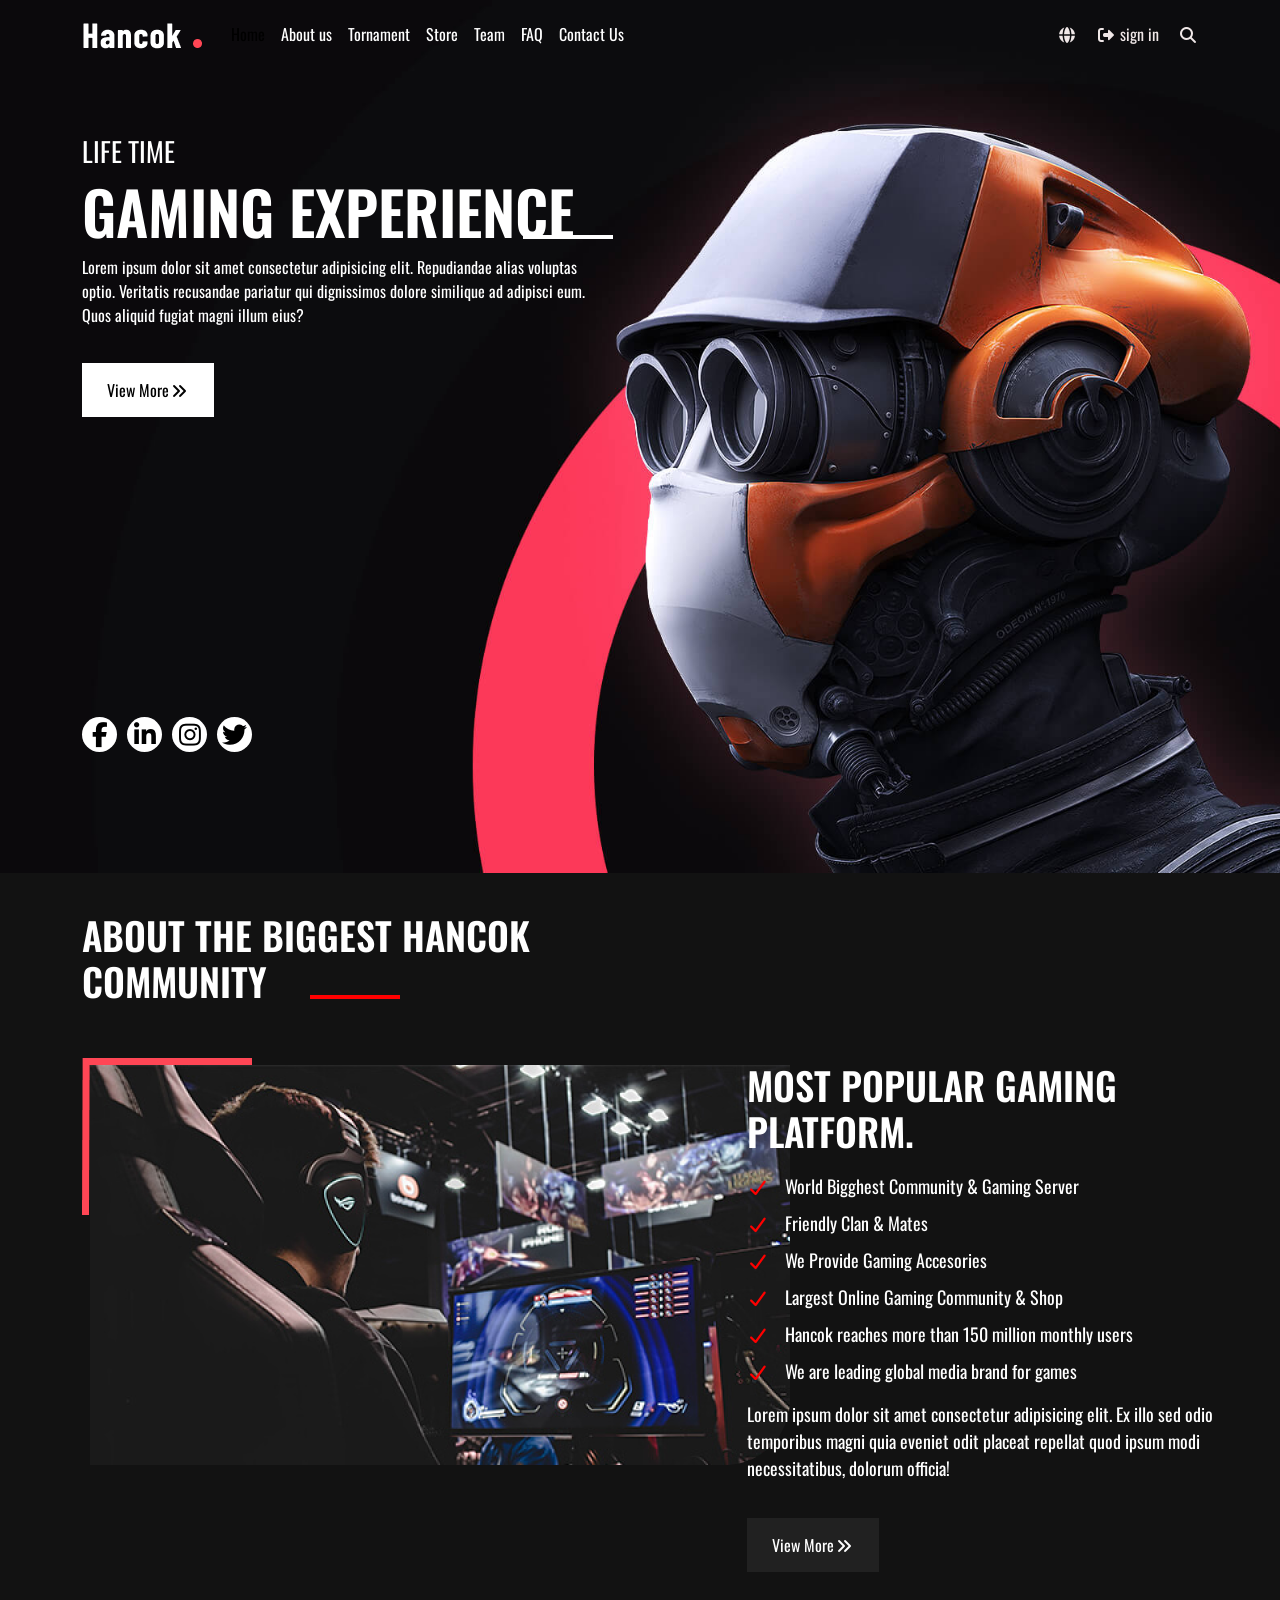
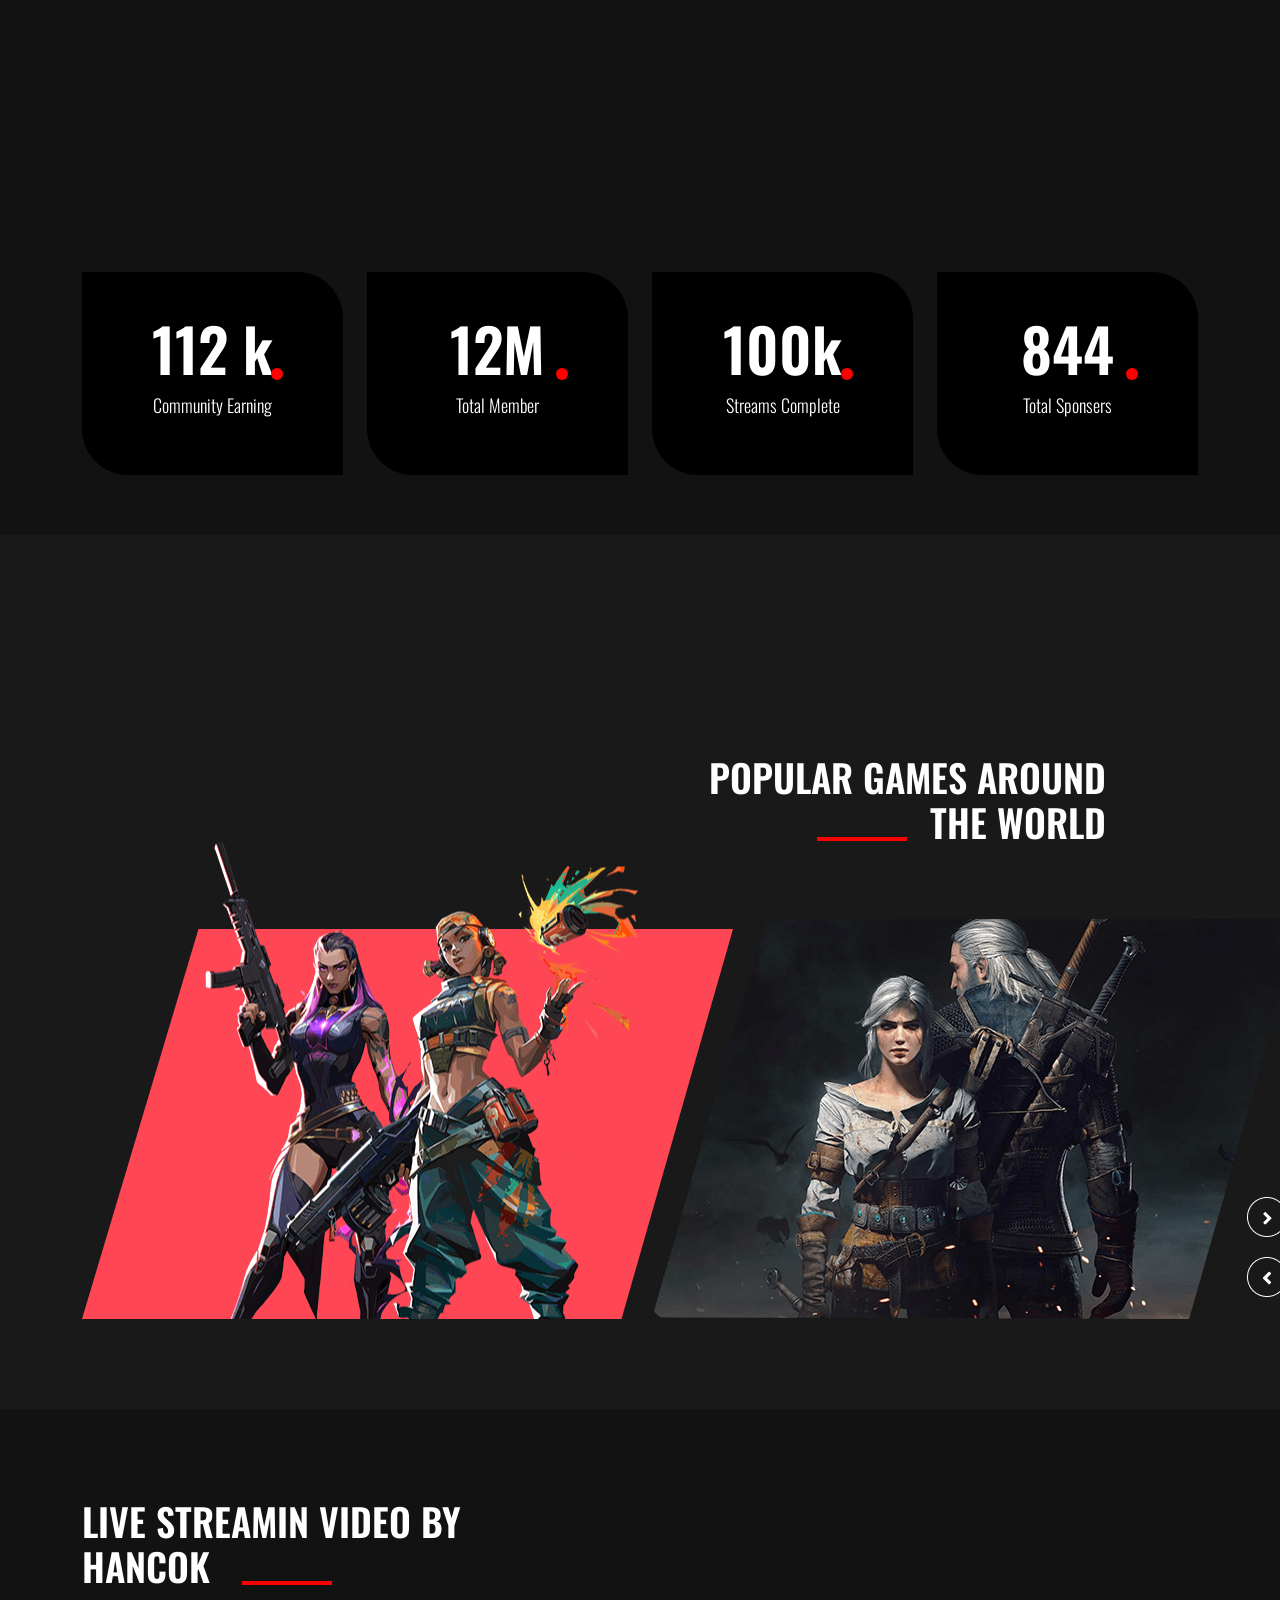
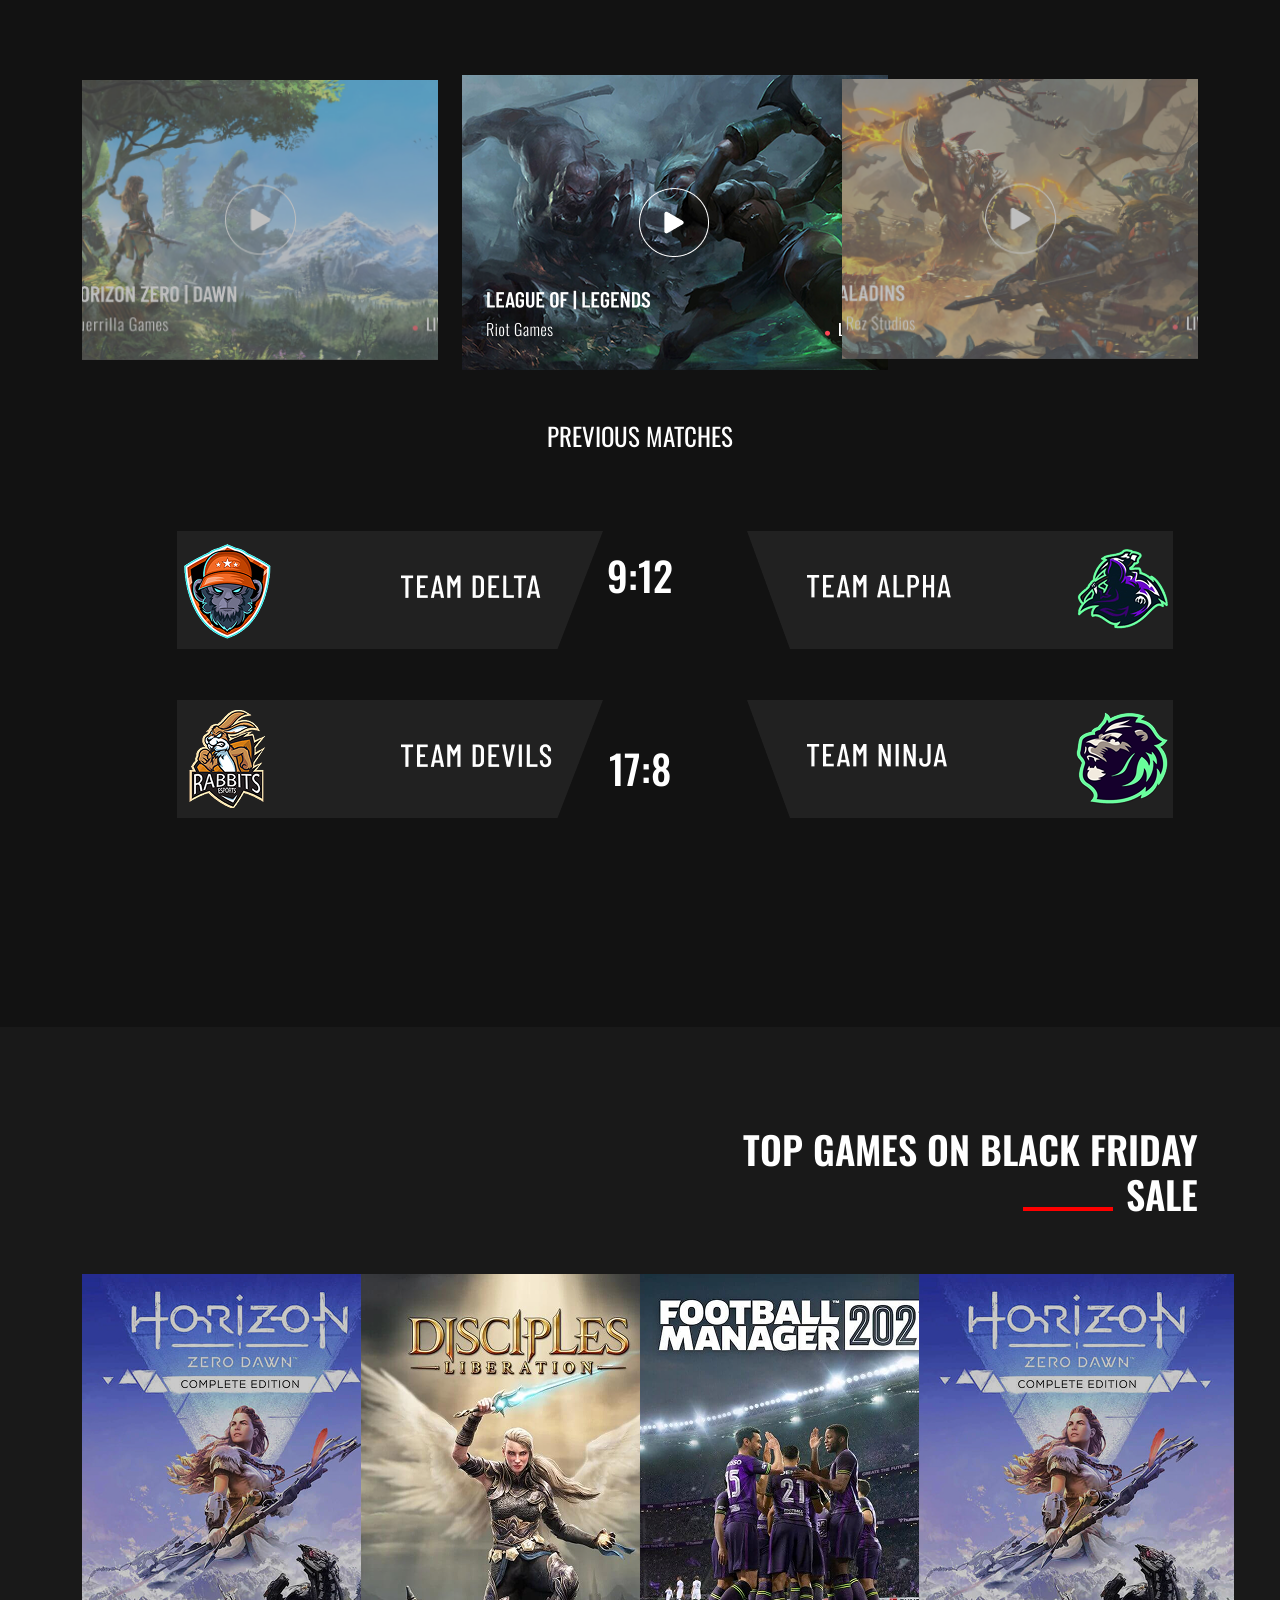
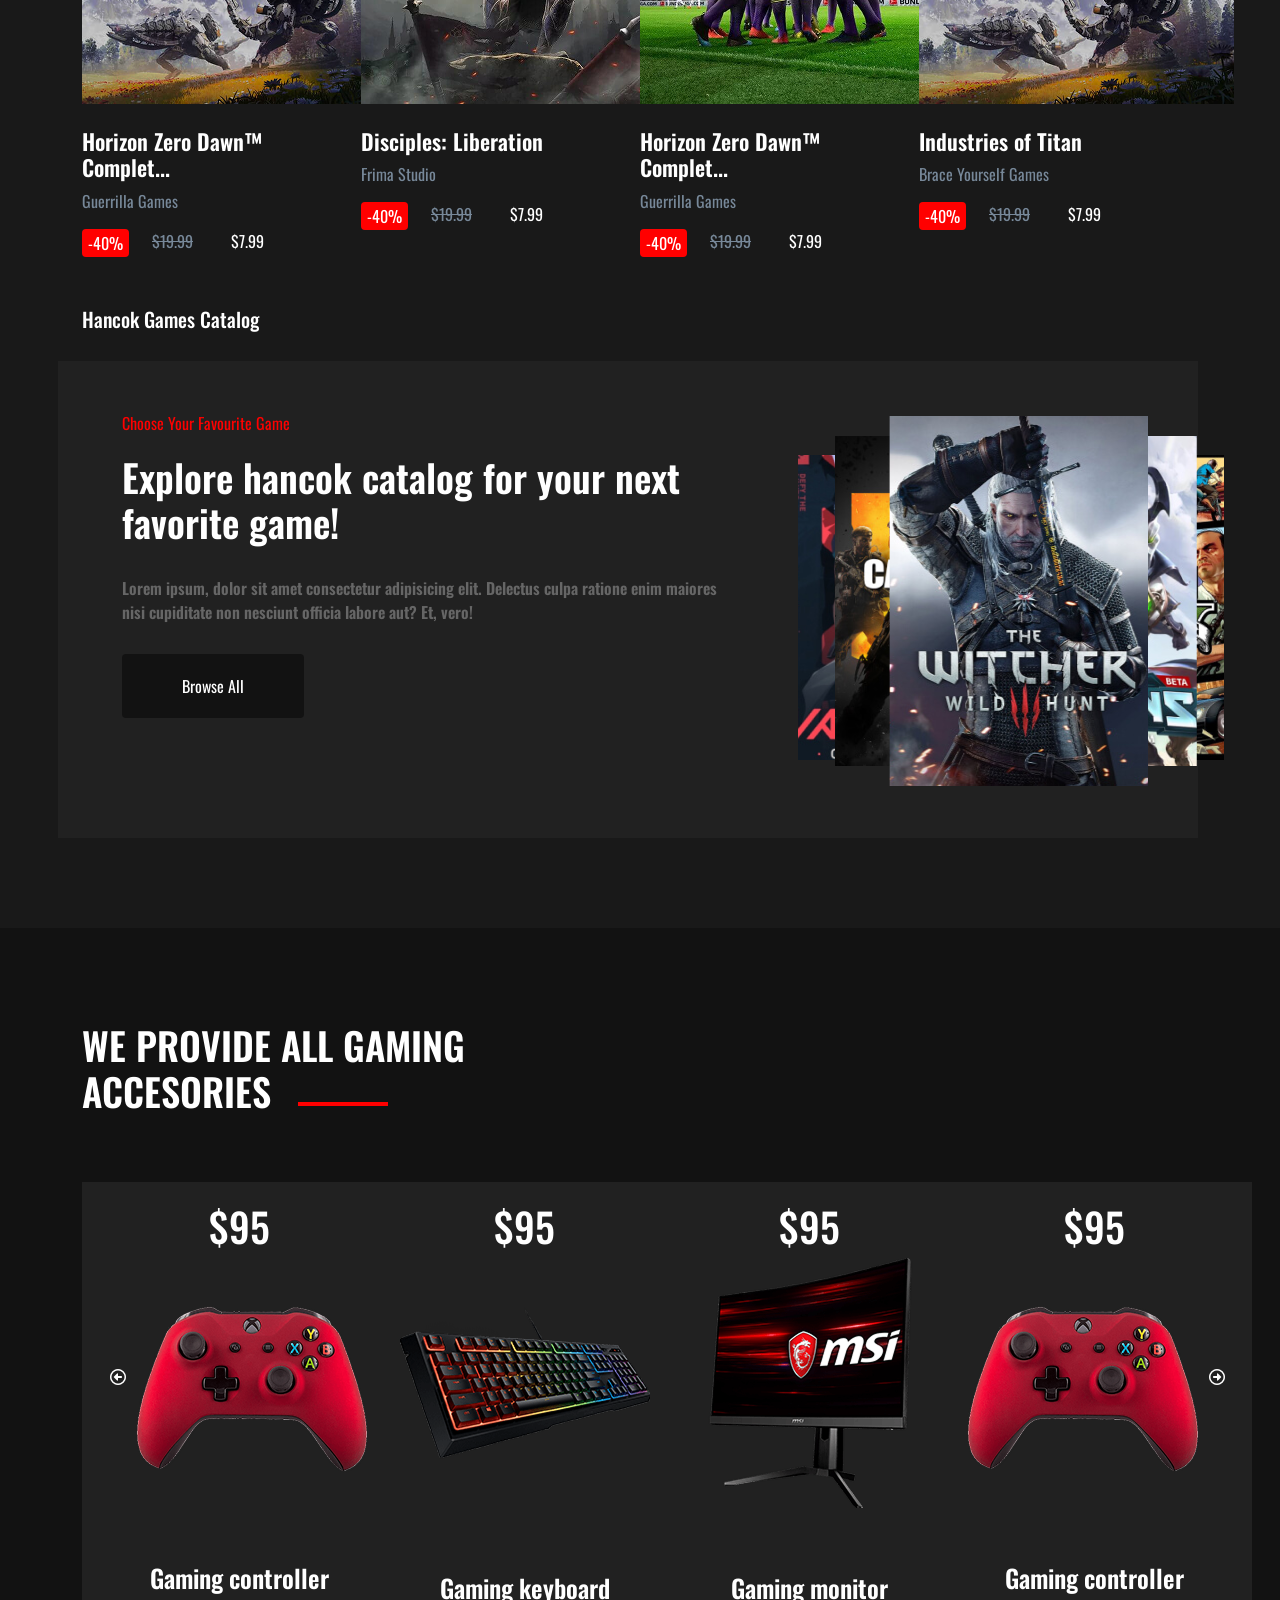
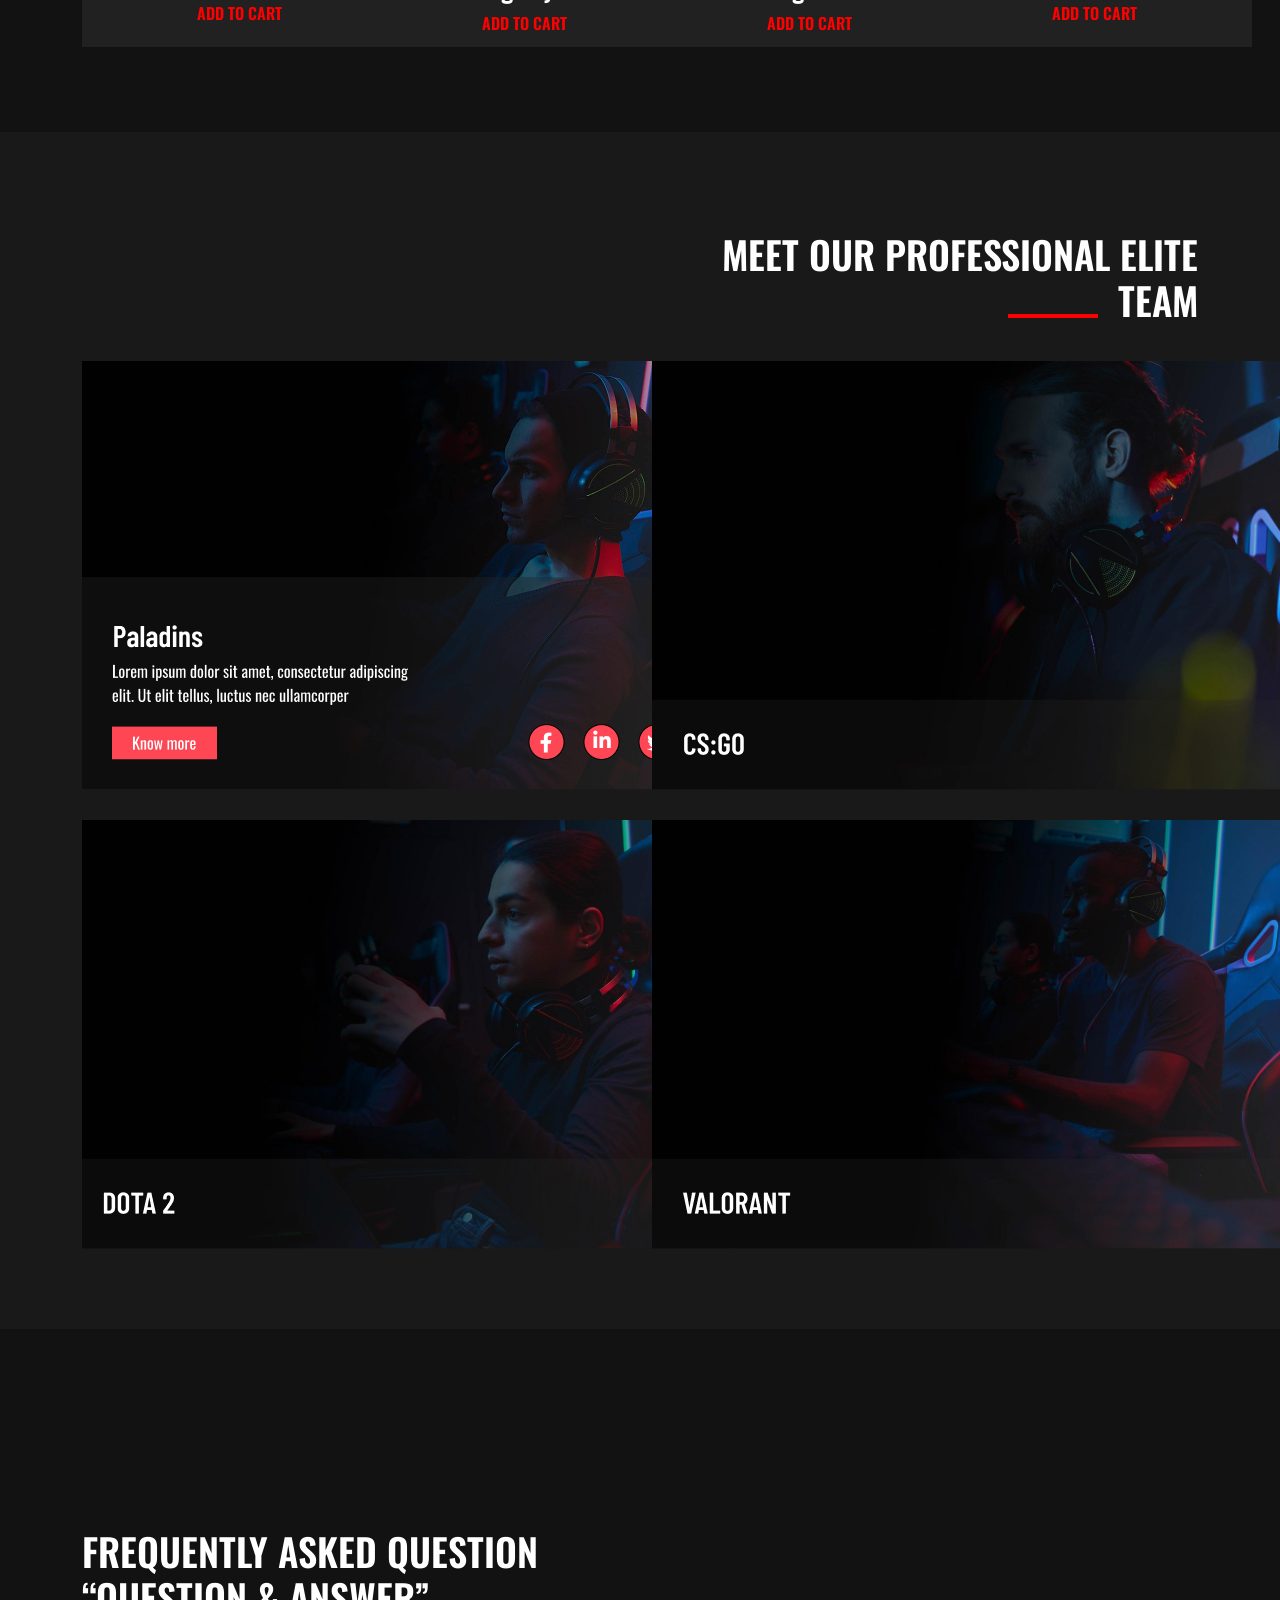
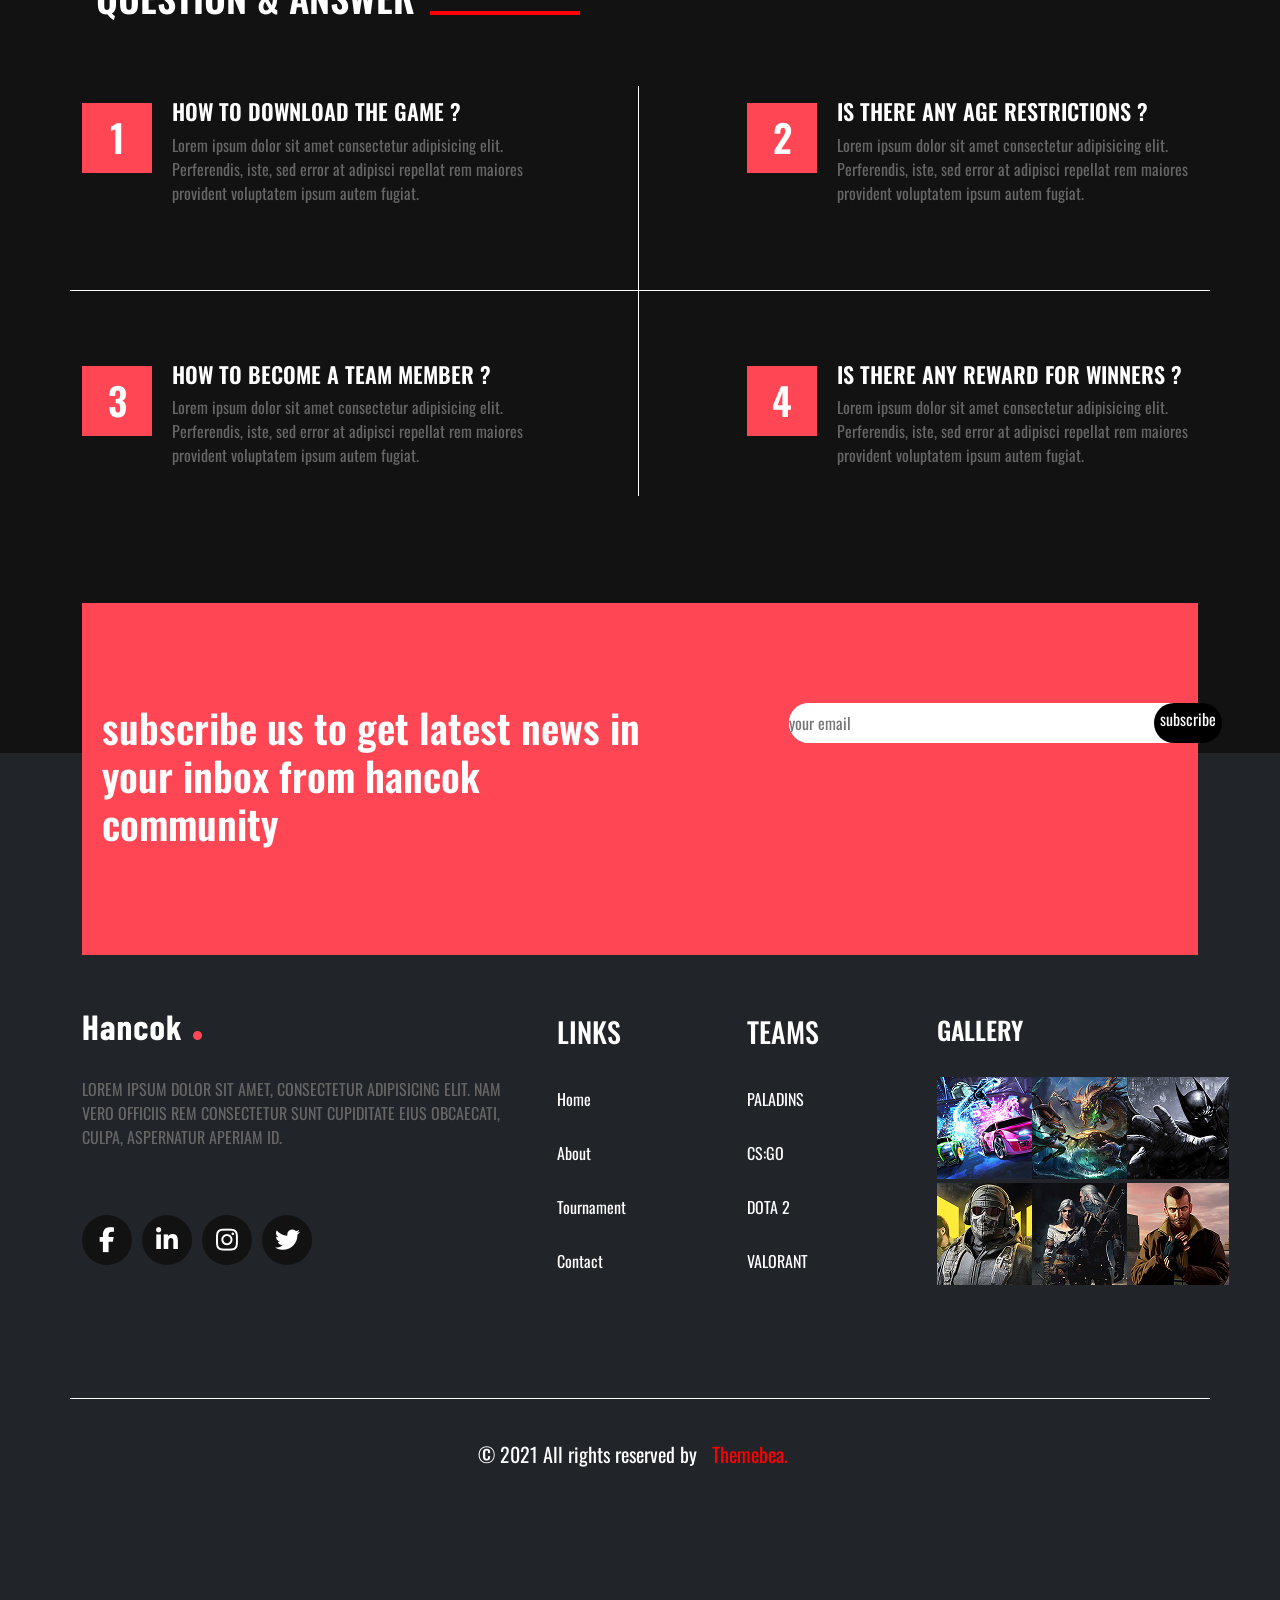
<file: index.html>
<!DOCTYPE html>
<html lang="en">
<head>
    <meta charset="UTF-8">
    <meta name="viewport" content="width=device-width, initial-scale=1.0">
    <title>gaming web interface</title>
    <link rel="preconnect" href="https://fonts.googleapis.com">
<link rel="preconnect" href="https://fonts.gstatic.com" crossorigin>
<link href="https://fonts.googleapis.com/css2?family=Open+Sans:ital,wght@0,300..800;1,300..800&family=Oswald:wght@200..700&display=swap" rel="stylesheet">
    <link rel="stylesheet" href="css/bootstrap.min.css">
    <link rel="stylesheet" href="css/all.min.css">
    <link rel="stylesheet" href="css/style.css">
</head>
<body>
  <nav class="navbar navbar-expand-lg">
  <div class="container">
    <a class="navbar-brand" href="#">
      <img src="images/logo.png" alt="logo.png">
    </a>
    <button class="navbar-toggler" type="button" data-bs-toggle="collapse" data-bs-target="#navbarSupportedContent" aria-controls="navbarSupportedContent" aria-expanded="false" aria-label="Toggle navigation">
      <span class="navbar-toggler-icon"></span>
    </button>
    <div class="collapse navbar-collapse" id="navbarSupportedContent">
      <ul class="navbar-nav me-auto mb-2 mb-lg-0">
        <li class="nav-item">
          <a class="nav-link active" aria-current="page" href="#">Home</a>
        </li>
        <li class="nav-item">
          <a class="nav-link" href="#">About us</a>
        </li>
        <li class="nav-item">
          <a class="nav-link" href="#">Tornament</a>
        </li>
        <li class="nav-item">
          <a class="nav-link" href="#">Store</a>
        </li>
        <li class="nav-item">
          <a class="nav-link" href="#">Team</a>
        </li>
        <li class="nav-item">
          <a class="nav-link" href="#">FAQ</a>
        </li>
        <li class="nav-item">
          <a class="nav-link" href="#">Contact Us</a>
        </li>
      </ul>
      <div class="headericon">
        <i class="fa-classic fa-solid fa-globe"></i>
        <span><i class="fa-solid fa-right-from-bracket"></i> sign in</span>
        <i class="fa-solid fa-magnifying-glass"></i>
      </div>
    </div>
  </div>
</nav>
<section id="bannerpart">
  <div class="container">
    <div class="row">
      <div class="col-lg-6">
        <div class="banner-cont">
          <h3>LIFE TIME</h3>
          <h1>GAMING EXPERIENCE</h1>
          <p>Lorem ipsum dolor sit amet consectetur adipisicing elit. Repudiandae alias voluptas optio. 
Veritatis recusandae pariatur qui dignissimos dolore similique ad adipisci eum. Quos 
aliquid fugiat magni illum eius?</p>
          <a href="#" class="mybtn">View More<i class="fa-solid fa-angles-right"></i></a>
          <ul>
            <li><a href="#" class="radius"><i class="fa-brands fa-facebook-f"></i></a></li>
            <li><a href="#" class="radius"><i class="fa-brands fa-linkedin-in"></i></a></li>
            <li><a href="#" class="radius"><i class="fa-brands fa-instagram"></i></a></li>
            <li><a href="#" class="radius"><i class="fa-brands fa-twitter"></i></a></li>
          </ul>
        </div>
      </div>
    </div>
  </div>
</section>
<!-- about part start from here  -->
  <div id="aboutpart">
    <div class="container">
      <div class="row">
        <div class="col-lg-7">
          <div class="left-cont">
            <h3>ABOUT THE BIGGEST HANCOK COMMUNITY</h3>
            <img src="images/img.png" alt="img.png">
          </div>
        </div>
        <div class="col-lg-5">
          <div class="right-cont">
            <h3>MOST POPULAR GAMING PLATFORM.</h3>
            <ul>
              <li><i class="fa-solid fa-check"></i>World Bigghest Community & Gaming Server</li>
              <li><i class="fa-solid fa-check"></i>Friendly Clan & Mates</li>
              <li><i class="fa-solid fa-check"></i>We Provide Gaming Accesories</li>
              <li><i class="fa-solid fa-check"></i>Largest Online Gaming Community & Shop</li>
              <li><i class="fa-solid fa-check"></i>Hancok reaches more than 150 million monthly users</li>
              <li><i class="fa-solid fa-check"></i>We are leading global media brand for games</li>
            </ul>
            <p>Lorem ipsum dolor sit amet consectetur adipisicing elit. Ex illo sed odio temporibus magni quia eveniet odit placeat repellat quod ipsum modi necessitatibus, dolorum officia!</p>
             <a href="#" class="a-btn">View More<i class="fa-solid fa-angles-right"></i></a>  
          </div>
        </div>
      </div>
      <div class="row">
        <div class="col-lg-3">
          <div class="item-cont">
            <h3>112 k</h3>
            <p>Community Earning</p>
          </div>
        </div>
        <div class="col-lg-3">
          <div class="item-cont">
            <h3>12M</h3>
            <p>Total Member</p>
          </div>
        </div>
        <div class="col-lg-3">
          <div class="item-cont">
            <h3>100k</h3>
            <p>Streams Complete</p>
          </div>
        </div>
        <div class="col-lg-3">
          <div class="item-cont">
            <h3>844</h3>
            <p>Total Sponsers</p>
          </div>
        </div>
      </div>
    </div>
  </div>
<!-- about part end from here  -->

 <!-- violent part start from here -->
 <div id="images"> 
  <div class="container">
    <div class="row">
      <div class="col-lg-6">
        <div class="left-img-cont">
           <img src="images/violant.png" alt="violent">
        </div>
      </div>
      <div class="col-lg-6">
        <div class="right-part-cont">
          <h3 class="game-img-h">POPULAR GAMES AROUND THE WORLD</h3>
        <img class="right-img" src="images/Group 2.png" alt="grop.png">
      </div>
      </div>
    </div>
  </div>
 </div>
 <!-- violent part end here  -->

  <!-- video section part start from here -->
   <section id="videopart">
    <div class="container">
      <div class="row">
        <div class="col-lg-4">
          <div class="video-cont">
            <h3 class="video-head">LIVE STREAMIN VIDEO BY HANCOK</h3>
            <div class="vid-img1">
              <div class="overly"></div>
              <!-- <img class="vid-img1" src="images/tournament-item1.png" alt="tour.png"> -->
            </div>
          </div>
        </div>
        <div class="col-lg-4">
          <div class="video-cont">
            <div class="vid-img2">
              <img class="vid-img2" src="images/tour-content2.png" alt="tour-cont2.png">
            </div>
          </div>
        </div>
        <div class="col-lg-4">
          <div class="video-cont">
            <div class="vid-img3">
              <div class="overly"></div>
              <!-- <img class="vid-img2" src="images/tournament-item3.png" alt="tour-cont2.png"> -->
            </div>
          </div>
        </div>
      </div>
      <div class="row">
        <div class="col-lg-12">
          <h3 class="dt">PREVIOUS MATCHES</h3>
        </div>
      </div>
      <div class="row">
         <div class="col-lg-4 offset-lg-1">
          <div class="left-c1">
            <div class="l-img1"><img src="images/team1 (1).png" alt="team1.png"></div>
            <div class="l-img2"><img src="images/team3(3).png" alt=""></div>
          </div>
         </div>
         <div class="col-lg-2">
          <div class="duration-cont">
            <h3 class="du">9:12</h3>
            <h3 class="du">17:8</h3>
          </div>
         </div>
         <div class="col-lg-4">
          <div class="left-c1">
            <div class="l-img1"><img src="images/team2 (2).png" alt="team2.png"></div>
            <div class="l-img2"><img src="images/team4(4).png" alt="team2.png"></div>
          </div>
         </div>
      </div>
    </div>
   </section>
  <!-- video section part end from here -->

   <!-- posterpart details start  -->
     <section id="posterpart">
      <div class="container">
        <div class="row">
          <div class="col-lg-12">
            <div class="r-h">
              <h3>TOP GAMES ON BLACK FRIDAY SALE</h3>
            </div>
        </div>
        <div class="row mt-5">
          <div class="col-lg-3">
            <div class="game-card-1">
                <div class="g-i">
                  <img src="images/sale1 1.png" alt="imag.png">
                </div>
                <div class="g-card-cont mt-4 text-white">
                  <h3 class="game-tag">Horizon Zero Dawn™ Complet...</h3>
                  <p class="g-title">Guerrilla Games</p>
                  <div class="price-info d-flex align-item-center">
                    <span class="dis-tag">-40%</span>
                    <span class="old-price ms-2"><del>$19.99</del></span>
                    <span class="n-price ms-2">$7.99</span>
                  </div>
                </div>
            </div>
          </div>
          <div class="col-lg-3">
            <div class="game-card-1">
                <div class="g-i">
                  <img src="images/sale3 1.png" alt="imag.png">
                </div>
                <div class="g-card-cont mt-4 text-white">
                  <h3 class="game-tag">Disciples: Liberation</h3>
                  <p class="g-title">Frima Studio</p>
                  <div class="price-info d-flex align-item-center">
                    <span class="dis-tag">-40%</span>
                    <span class="old-price ms-2"><del>$19.99</del></span>
                    <span class="n-price ms-2">$7.99</span>
                  </div>
                </div>
            </div>
          </div>
          <div class="col-lg-3">
            <div class="game-card-1">
                <div class="g-i">
                  <img src="images/sale4 1.png" alt="imag.png">
                </div>
                <div class="g-card-cont mt-4 text-white">
                  <h3 class="game-tag">Horizon Zero Dawn™ Complet...</h3>
                  <p class="g-title">Guerrilla Games</p>
                  <div class="price-info d-flex align-item-center">
                    <span class="dis-tag">-40%</span>
                    <span class="old-price ms-2"><del>$19.99</del></span>
                    <span class="n-price ms-2">$7.99</span>
                  </div>
                </div>
            </div>
          </div>
          <div class="col-lg-3">
            <div class="game-card-1">
                <div class="g-i">
                  <img src="images/sale1 1.png" alt="imag.png">
                </div>
                <div class="g-card-cont mt-4 text-white">
                  <h3 class="game-tag">Industries of Titan</h3>
                  <p class="g-title">Brace Yourself Games</p>
                  <div class="price-info d-flex align-item-center">
                    <span class="dis-tag">-40%</span>
                    <span class="old-price ms-2"><del>$19.99</del></span>
                    <span class="n-price ms-2">$7.99</span>
                  </div>
                </div>
            </div>
          </div>
        </div>
        <div class="row">
          <div class="col-lg-12">
            <div class="botto-cont">
              <h3 class="bottom-h">Hancok Games Catalog</h3>
            </div>
          </div>
        </div>
        <div class="row bordered">
          <div class="col-lg-6 ms-1 mella">
            <p class="ph">Choose Your Favourite Game</p>
            <h3 class="hp">Explore hancok catalog for your next favorite game!</h3>
            <p class="ph1">Lorem ipsum, dolor sit amet consectetur adipisicing elit. Delectus culpa ratione enim maiores nisi cupiditate non nesciunt officia labore aut? Et, vero!</p>
            <a href="#" class="custom-b">Browse All</a>
          </div>
          <div class="col-lg-5 ms-5">
            <div class="r-cont-img">

            </div>
          </div>
        </div>
      </div>
     </section>
   <!-- video down details end -->
    <section id="janina">
      <div class="container">
        <div class="row">
          <div class="col-lg-4">
            <div class="h-cont-u">
              <h3>WE PROVIDE ALL GAMING ACCESORIES</h3>
            </div>
          </div>
        </div>
        <div class="row">
          <div class="col-lg-3">
            <div class="p-cont-1">
              <h3>$95</h3>
              <a href="#"><i class="fa-classic fa-regular fa-circle-left"></i></a>
              <img src="images/gaming-product5 1.png" alt="game.png">
              <h4>Gaming controller</h4>
              <p>ADD TO CART</p>
            </div>
          </div>
          <div class="col-lg-3">
            <div class="p-cont-1">
              <h3>$95</h3>
              <img src="images/gaming-product2 1.png" alt="game.png">
              <h4>Gaming keyboard</h4>
              <p>ADD TO CART</p>
            </div>
          </div>
          <div class="col-lg-3">
            <div class="p-cont-1">
              <h3>$95</h3>
              <img src="images/gaming-product4 1.png" alt="game.png">
              <h4>Gaming monitor</h4>
              <p>ADD TO CART</p>
            </div>
          </div>
          <div class="col-lg-3">
            <div class="p-cont-1">
              <h3>$95</h3>
              <img src="images/gaming-product5 1.png" alt="game.png">
              <a href="#"><i class="fa-classic fa-regular fa-circle-right"></i></a>
              <h4>Gaming controller</h4>
              <p>ADD TO CART</p>
            </div>
          </div>
        </div>
      </div>
    </section>
    <!-- new live section start from here -->
     <section id="live-sec">
      <div class="container">
          <div class="row">
            <div class="col-lg-6"></div>
             <div class="col-lg-6">
              <div class="r-sec-c">
                <h3>MEET OUR PROFESSIONAL ELITE TEAM</h3>
              </div>
             </div>
          </div>
          <div class="row">
            <div class="col-lg-6">
              <div class="img-cont-r1">
                <img src="images/team1.png" alt="team1.png">
              </div>
            </div>
            <div class="col-lg-6">
              <div class="img-cont-r1">
                <img src="images/team2.png" alt="team2.png">
              </div>
            </div>
          </div>
          <div class="row">
            <div class="col-lg-6">
              <div class="img-cont-r1">
                <img src="images/team3.png" alt="team1.png">
              </div>
            </div>
            <div class="col-lg-6">
              <div class="img-cont-r1">
                <img src="images/team4.png" alt="team2.png">
              </div>
            </div>
          </div>
      </div>
     </section>
    <!-- new live section end from here -->

     <!-- all faq part star from here -->
      <section id="faqpart">
        <div class="container">
          <div class="row">
            <div class="col-lg-5">
              <div class="h-cont-h">
                <h3>FREQUENTLY ASKED QUESTION “QUESTION & ANSWER”</h3>
              </div>
            </div>
          </div>
          <div class="row line-before">
            <div class="col-lg-5">
              <div class="left-content">
                <div class="boxhaha">
                <div class="box">
                  <h3>1</h3>
                </div>
              </div>
              <div class="box-text">
                <h3>HOW TO DOWNLOAD THE GAME ?</h3>
                <p>Lorem ipsum dolor sit amet consectetur adipisicing elit. Perferendis, iste, 
sed error at adipisci repellat rem maiores provident voluptatem ipsum 
autem fugiat.</p>
              </div>
            </div>
            </div>
            <div class="col-lg-5 ms-auto">
              <div class="left-content">
                <div class="boxhaha">
                <div class="box">
                  <h3>2</h3>
                </div>
              </div>
              <div class="box-text">
                <h3>IS THERE ANY AGE RESTRICTIONS ?</h3>
                <p>Lorem ipsum dolor sit amet consectetur adipisicing elit. Perferendis, iste, 
sed error at adipisci repellat rem maiores provident voluptatem ipsum 
autem fugiat.</p>
              </div>
            </div>
            </div>
          </div>
          <div class="row">
            <div class="col-lg-5">
              <div class="left-content">
                <div class="boxhaha">
                <div class="box">
                  <h3>3</h3>
                </div>
              </div>
              <div class="box-text">
                <h3>HOW TO BECOME A TEAM MEMBER ?</h3>
                <p>Lorem ipsum dolor sit amet consectetur adipisicing elit. Perferendis, iste, 
sed error at adipisci repellat rem maiores provident voluptatem ipsum 
autem fugiat.</p>
              </div>
            </div>
            </div>
            <div class="col-lg-5 ms-auto">
              <div class="left-content">
                <div class="boxhaha">
                <div class="box">
                  <h3>4</h3>
                </div>
              </div>
              <div class="box-text">
                <h3>IS THERE ANY REWARD FOR WINNERS ?</h3>
                <p>Lorem ipsum dolor sit amet consectetur adipisicing elit. Perferendis, iste, 
sed error at adipisci repellat rem maiores provident voluptatem ipsum 
autem fugiat.</p>
              </div>
            </div>
            </div>
            </div>
          </div>
        </div>
      </section>
     <!-- all faq part star from here -->

      <!-- footer part start from here -->
       <section id="footer-cont">
        <div class="container">
          <div class="row">
            <div class="col-lg-12">
              <div class="kothin">
                <div class="f-cont-1">
                  <h3>subscribe us to get latest news in your inbox from hancok community</h3>
                    <div class="search-i d-flex">
                      <input type="text" placeholder="your email">
                      <div class="search-b">
                        <p>subscribe</p>
                      </div>
                    </div>
                </div>
              </div>
            </div>
          </div>
          <div class="row border-cpr">
            <div class="col-lg-4">
              <div class="left-cont-1">
                <div class="img-container">
                  <img src="images/logo.png" alt="logo.png">
                </div>
                <div class="data-cont">
                      <p>Lorem ipsum dolor sit amet, consectetur adipisicing elit. Nam vero 
officiis rem consectetur sunt cupiditate eius obcaecati, culpa, 
aspernatur aperiam id.</p>
                </div>
                <div class="data-icon">
                <ul>
                  <li class="radius1"><a href="#"><i class="fa-brands fa-facebook-f"></i></a></li>
                  <li class="radius1"><a href="#"><i class="fa-brands fa-linkedin-in"></i></a></li>
                  <li class="radius1"><a href="#"><i class="fa-brands fa-instagram"></i></a></li>
                  <li class="radius1"><a href="#"><i class="fa-brands fa-twitter"></i></a></li>
                </ul>
              </div>
              </div>
            </div>
            <div class="col-lg-1 offset-lg-1">
              <div class="data-info">
                <h3>LINKS</h3>
                <ul>
                  <li><a href="#">Home</a></li>
                  <li><a href="#">About</a></li>
                  <li><a href="#">Tournament</a></li>
                  <li><a href="#">Contact</a></li>
                </ul>
              </div>
            </div>
            <div class="col-lg-1 offset-lg-1">
              <div class="data-info">
                <h3>TEAMS</h3>
                <ul>
                  <li><a href="#">PALADINS</a></li>
                  <li><a href="#">CS:GO</a></li>
                  <li><a href="#">DOTA 2</a></li>
                  <li><a href="#">VALORANT</a></li>
                </ul>
              </div>
            </div>
            <div class="col-lg-3 offset-lg-1">
              <div class="row">
                <div class="col-lg-4">
                <div class="img-box-h">
                  <h3>GALLERY</h3>
                </div>
               </div>
              </div>
              <div class="row">
                <div class="col-lg-4 mt-4">
                  <img src="images/gal1 1.png" alt="gal1.png">
                </div>
                <div class="col-lg-4 mt-4">
                  <img src="images/gal2 1.png" alt="gal2.png">
                </div>
                <div class="col-lg-4 mt-4">
                  <img src="images/gal3 1.png" alt="gal3.png">
                </div>
                <div class="col-lg-4 mt-1">
                  <img src="images/gal4 1.png" alt="gal4.png">
                </div>
                <div class="col-lg-4 mt-1">
                  <img src="images/gal5 1.png" alt="gal5.png">
                </div>
                <div class="col-lg-4 mt-1">
                  <img src="images/gal6 1.png" alt="gal6.png">
                </div>
              </div>
            </div>
          </div>
          <div class="row">
            <div class="copyright-cont">
              <p>© 2021 All rights reserved by<span>Themebea.</span></p>
            </div>
          </div>
        </div>
       </section>
      <!-- footer part end from here -->
</body>
</html>
</file>
<file: css/style.css>
*{
    padding: 0;
    margin: 0;
    outline: 0;
    box-sizing: border-box;
    font-family: "Oswald", sans-serif;
}
ul,ol{
    list-style: none;
}
a{
    text-decoration: none;
    display: inline-block;
    color: white;
}
.nav-link{
    color: white;
}
.navbar{
    position: fixed;
    top: 0;
    left: 0;
    width: 100%;
    color: rgb(240, 232, 232);
}
span{
    padding: 0 15px;
}

#bannerpart{
    padding-top: 135px;
    padding-bottom: 105px;
    background: url(../images/Banner.png);
    background-size: cover;
    background-position: center;
    background-repeat: no-repeat;
}
.banner-cont ul{
  display: flex;
  column-gap: 10px;
  font-size: 25px;
  padding-left: 0 !important;
}
.radius{
    height: 35px;
    width: 35px;
    background-color: white;
    color: #000;
    border-radius: 50%;
    display: flex;
    justify-content: center;
    align-items: center;
}
.banner-cont h3{
    font-size:27px ;
    font-weight: 400;
    /* margin-top: ; */
    color: white;
}
.banner-cont h1{
    font-size:60px ;
    font-weight: 600;
    color: white;
    position: relative;
}
.banner-cont h1::after{
    right:15px;
    position: absolute;
    top:60px;
    height: 4px;
    width: 90px;
    background-color: white;
    content: "";
}
.banner-cont p{
    font-size: 16px;
    font-weight: 400;
    color: white;
    width: 521px;
}
.banner-cont .mybtn{
    padding: 15px 25px;
    background-color: white;
    color: black;
    margin-top: 20px;
    margin-bottom: 300px;
}
#aboutpart{
    padding-top: 40px;
    padding-bottom: 60px;
    background-color: #121212;
}
.left-cont h3{
    color:white;
    padding-bottom: 45px;
    font-weight: 600;
    font-size: 38px;
    width: 518px;
    position: relative;
}
.left-cont h3::after{
position: absolute;
top: 82px;
right: 200px;
content: "";
height: 4px;
width: 90px;
background: red;
}
.right-cont h3{
    color: white;
    font-size: 38px;
    font-weight:600;
    padding-top: 150px;
}
.right-cont ul{
    padding-left:0!important;
}
.right-cont ul li i{
    margin-right: 15px;
    color: red;
}
.right-cont ul li{
    color: white;
    font-size:18px ;
    font-weight: 400;
    padding-top: 10px;
}
.right-cont p{
    width: 467px;
    font-weight: 400;
    font-size: 18px;
    color: white;
}
.right-cont .a-btn{
     padding: 15px 25px;
    background-color:#212121;
    color:white;
    margin-top: 20px;
    margin-bottom: 300px;
}
.item-cont{
    text-align: center;
    padding: 40px;
    background: #000;
    border-top-right-radius:46px;
    border-bottom-left-radius: 46px;
}
.item-cont h3{
    color: white;
    font-size: 60px ;
    font-weight: 600;
    position: relative;
}
.item-cont h3::after{
    position: absolute;
    height: 12px;
    width: 12px;
    border-radius: 60%;
    bottom: 4px;
    right: 20px;
    content: "";
    background: red;
}
.item-cont p{
    color: white;
    font-size:18px;
    font-weight: 300;
}
#images{
    padding-top: 220px;
    padding-bottom: 90px;
    background: #191919;

}
.game-img-h{
    color: white;
    font-size:38px ;
    font-weight:600 ;
    width: 454px;
    text-align: right;
    position: relative;
}
.game-img-h::after{
    height: 4px;
    width: 90px;
    bottom: 5px;
    left: 165px;
    position: absolute;
    background-color: red;
    content: "";
}
.right-img{
    padding-top: 65px;
}
#videopart{
    padding-top: 90px;
    padding-bottom: 90px;
    background: #121212;
}
.video-head{
    color: white;
    width: 440px;
    font-size: 38px;
    font-weight: 600;
    position: relative;
}
.video-head::after{
position: absolute;
bottom:5px;
right: 190px;
content: "";
background-color: red;
height: 4px;
width: 90px;
/* margin-bottom: 90px; */
}
.vid-img1{
    background: url(../images/tournament-item1.png);
    background-size: cover;
    background-position: center;
    background-repeat: no-repeat;
    margin-top: 90px;
}
.vid-img3{
    
    background: url(../images/tournament-item3.png);
    background-size: cover;
    background-position: center;
    background-repeat: no-repeat;
    margin-top: 180px;
}
.overly{
    background:  rgba(128, 128, 128, 0.5);
    padding: 140px 0;
}
.vid-img2{
    margin-top: 88px;
}
.dt{
    margin-top: 50px;
    text-align: center;
    font-size:25px;
    font-weight: 400;
    color: white;
    margin-bottom: 50px;
}
.left-c1{
    margin-top: 30px;
}
.l-img1{
    margin-bottom: 50px;
}
.duration{
    text-align: center;
    
}
.du{
    margin-bottom: 145px;
    margin-top: 50px;
    color: white;
    text-align: center;
    font-size: 40px;
    font-weight: 500;
    /* font-size:40px;
    font-weight: 500; */

}
#posterpart{
    padding-top: 100px;
    padding-bottom: 90px;
    background: #191919;
}
.r-h{
    /* text-align: center; */
    display: flex;
    justify-content: right;
    text-align: center;
    position: relative;
}
.r-h h3{
    color: white;
    width: 500px;
    font-size: 38px;
    font-weight:600;
    text-align: right;
    /* text-align: right; */
}
.r-h h3::after{
    position:absolute;
    content: "";
    right: 85px;
    bottom: 15px;
    height: 4px;
    width: 90px;
    background: red;
}
.game-tag{
    font-size: 22px;
    font-weight: 600;
}
.dis-tag{
    padding: 2px 6px;
    background-color: red;
    border-radius: 4px;

}
.g-title{
    color: lightslategray;
    font-size:16px ;
    font-weight: 400;
}
.old-price{
    color: lightslategray;
    font-size: 16px;
    font-weight:400 ;
}
.n-price{
    font-size: 16px;
    font-weight: 400;
}
.game-card-1{
 margin-top:px;
}
.bottom-h{
    font-size:20px ;
    font-weight:medium;
    color: white;
    margin-top: 50px;
    margin-bottom: 30px;
}
.bordered{
    background: #212121;

}
.mella{
    margin-left: 2.5rem !important;
}
.ph{
    margin-top: 50px;
    margin-bottom: 20px;
    color: red;
    font-size: 16px;
    font-weight:medium;
}
.hp{
    color:white ;
    font-size: 38PX;
    font-weight:600;
    width: 580px;
}
.ph1{
    color: #666666;
    font-size: 16px;
    font-weight: 600;
    width: 601px;
    line-height: auto;
    margin: 30px 0;
}
.custom-b{
    text-align: center;
    padding: 20px 60px;
    color: white;
    background-color: #121212;
    border-radius: 4px;
    margin-bottom: 120px;
}
.r-cont-img{
    background:url(../images/slide-img.png);
    width: 426px;
    height: 370px;
    margin-left: 70px;
    margin-top: 55px;
}
#janina{
    padding-top: 95px;
    padding-bottom: 85px;
    background: #121212;

}
.h-cont-u h3{
    text-align: left;
    font-size:38px;
    font-weight:600;
    color: white;
    width: 446px;
    position: relative;
}
.h-cont-u h3::after {
    position: absolute;
    content: "";
    bottom: 8px;
    right: 140px;
    height: 4px;
    width: 90px;
    background: red;
}
.p-cont-1{
    /* padding-top: 90px; */
    margin-top: 60px;
    background: #212121;
    width: 315px;
    height: 465px;
    text-align:center;
}
.p-cont-1 h3{
    color: white;
    padding-top: 20px;
    font-size:40px ;
    font-weight: medium;
}
.p-cont-1 h4{
    padding-top:65px ;
    color: white;
    font-size: 25px;
    font-weight: 600;
}
#live-sec{
    padding-top: 100px;
    padding-bottom:80px;
    background: #191919;
}
.p-cont-1 p{
    font-size: 16px;
    font-weight:600;
    color: red;
}
.r-sec-c{
    display: flex;
    justify-content: end;
    align-items: center;
    /* text-align: right; */
}
.r-sec-c h3{
    text-align: right;
    color: white;
    font-size: 38px;
    font-weight:600;
    width: 498px;
    position: relative;
}
.r-sec-c h3::after {
    position: absolute;
    bottom: 5px;
    right: 100px;
    height: 4px;
    width: 90px;
    content: "";
    background: red;
}
.img-cont-r1{
    margin-top: 30px;
}
#faqpart{
    padding: 200px 0;
    background: #121212;
}
.box{
    margin-top: 5px;
    width: 70px;
    height: 70px;
    background: #ff4655;
    color: white;
    position: relative;
}
.box h3{
    position: absolute;
    top: 50%;
    left: 50%;
    transform: translate(-50%,-50%);
    font-size: 38px;
    font-weight:600;
}
.left-content{
    display: flex;
    column-gap: 20px;
    margin-top: 70px;
    margin-bottom: 70px;

}
.box-text{
    color: white;
}
.box-text h3{
    font-size:22px;
    font-weight:600;
    transition: all 0.3s;

}
.box-text h3:hover{
    color: tomato;
}
.box-text p{
    font-size: 16px;
    font-weight: 400;
    color: #666666;
}
.line-before{
    position: relative;
}
.line-before::after{
    position: absolute;
    height: 1px;
    width: 100%;
    content: "";
    background: white;
    bottom: 0;
}
.line-before::before {
    position: absolute;
    height: 410px;
    width: 1px;
    content: "";
    background: white;
    top: 100%;
    right: 50%;
    transform: translate(-50%,-50%);
}
.h-cont-h h3{
    color: white;
    font-size:38px;
    font-weight:600;
    width: 493px;
    position: relative;
}
.h-cont-h h3::after {
    position: absolute;
    bottom: 5px;
    right: -5px;
    content: "";
    height: 4px;
    width: 150px;
    background: red;
}
#footer-cont{
    padding: 200px 0;
    background: #212529;
}
.kothin{
    padding: 100px 0;
    background: #ff4655;
    margin-top: -350px;
}
.search-i{
    height: 40px;
    background: white;
    width: 409px;
    border-radius: 30px;
    /* display: flex; */
    /* justify-content: center; */
    /* align-items: center; */
    text-align: left;
    margin-left: 125px;
}  
.search-i input{
    border-radius: 30px;
    border: none;
}
.f-cont-1{
    display: flex;
}
.f-cont-1 h3{
    width: 725px;
    color: white;
    font-size:40px;
    font-weight: 600;
    margin-left:20px;
}
.search-b{
    padding: 4px 6px;
    background: #000;
    color: white;
    border-radius: 30px;
    margin-left: 200px;
}
.left-cont-1{
    margin-top: 50px;
    color: white;
}
.data-cont{
    margin-top: 30px;
    text-align: left;
    /* width: 451px; */
    /* height: 76px; */
    text-transform: uppercase;
}
.data-cont p{
    color:#666666;
    font-weight:400;
    font-size:16px ;
    width: 450px;
    line-height: auto;
}
ul{
    padding-left: 0!important;
}
.data-icon ul{
display: flex;
column-gap: 10px;
/* font-size: 15px; */
/* column-gap: 10px; */
}
.data-icon ul li a i{
    font-size: 25px;
}
.radius1{
    /* background: ; */
    background-color:#121212;
    margin-top: 50px;
    width: 50px;
    height: 50px;
    display: flex;
    justify-content: center;
    align-items: center;
    border-radius: 50%;
    transition: all 0.9s;
    /* position: relative; */
}
.data-icon ul li:hover{
    background-color:#ff4655;
}
.data-info{
    color: white;
    margin-top: 60px;
    transition: all 0.5s;
}
.data-info ul a{
 transition: all 0.7s;
 padding-top: 30px;
}
.data-info ul a:hover{
    color: #ff4655;
}
.img-box-h{
    margin-top: 60px;
}
.img-box-h h3{
    font-size:25px;
    font-weight:600;
    color: white;
}
.border-cpr{
    position: relative;
}
.border-cpr::after {
    position: absolute;
    content: "";
    height: 1px;
    width: 100%;
    background-color: white;
    bottom: -110px;
}
.copyright-cont{
    margin-top: 150px;
    text-align: center;
}
.copyright-cont P{
    color: white;
    font-size: 20px;
    font-weight:400;
    /* transition: all 0.9s; */
}
.copyright-cont span{
    color:red;
}
</file>
